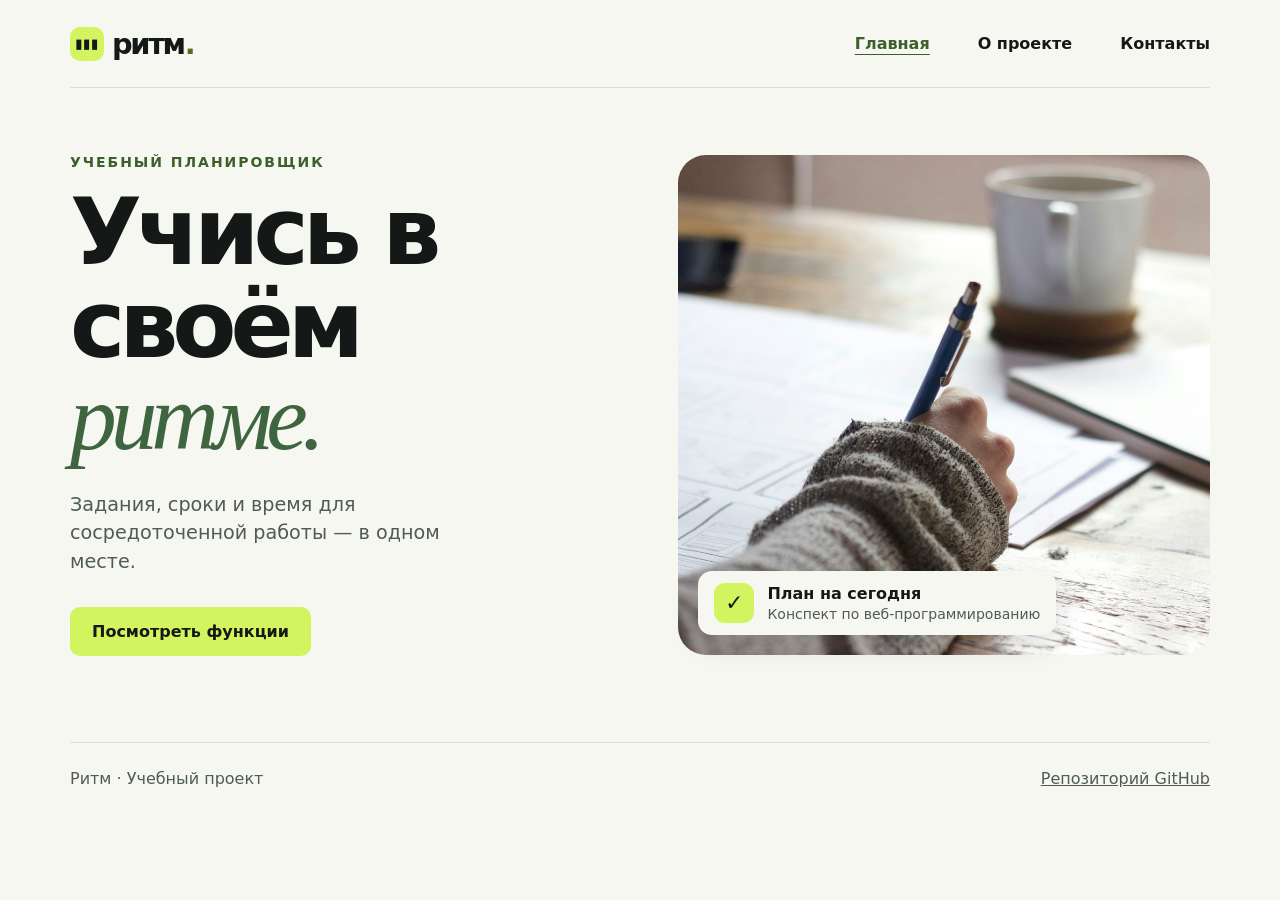
<file: index.html>
<!doctype html>
<html lang="ru">
<head>
  <meta charset="utf-8">
  <meta name="viewport" content="width=device-width, initial-scale=1">
  <meta name="description" content="Ритм — концепция учебного планировщика для студентов.">
  <title>Ритм — учёба в своём темпе</title>
  <link rel="stylesheet" href="style.css">
</head>
<body>
  <header class="header wrap">
    <a class="brand" href="index.html"><span class="mark" aria-hidden="true">▮▮▮</span> ритм<span class="dot">.</span></a>
    <nav aria-label="Основное меню"><a href="index.html" aria-current="page">Главная</a><a href="about.html">О проекте</a><a href="contacts.html">Контакты</a></nav>
  </header>
  <main>
    <section class="hero wrap" aria-labelledby="title">
      <div class="hero-copy">
        <p class="eyebrow">Учебный планировщик</p>
        <h1 id="title">Учись в<br>своём <em>ритме.</em></h1>
        <p class="intro">Задания, сроки и время для сосредоточенной работы — в одном месте.</p>
        <a class="button" href="about.html#features">Посмотреть функции</a>
      </div>
      <figure class="hero-image">
        <img src="assets/planning.jpg" alt="Студент записывает учебные задачи в блокнот">
        <figcaption><span class="check" aria-hidden="true">✓</span><div><strong>План на сегодня</strong><small>Конспект по веб-программированию</small></div></figcaption>
      </figure>
    </section>
  </main>
  <footer class="site-footer wrap">
    <span>Ритм · Учебный проект</span>
    <a href="https://github.com/Cupol/ritm-study">Репозиторий GitHub</a>
  </footer>
</body>
</html>
</file>
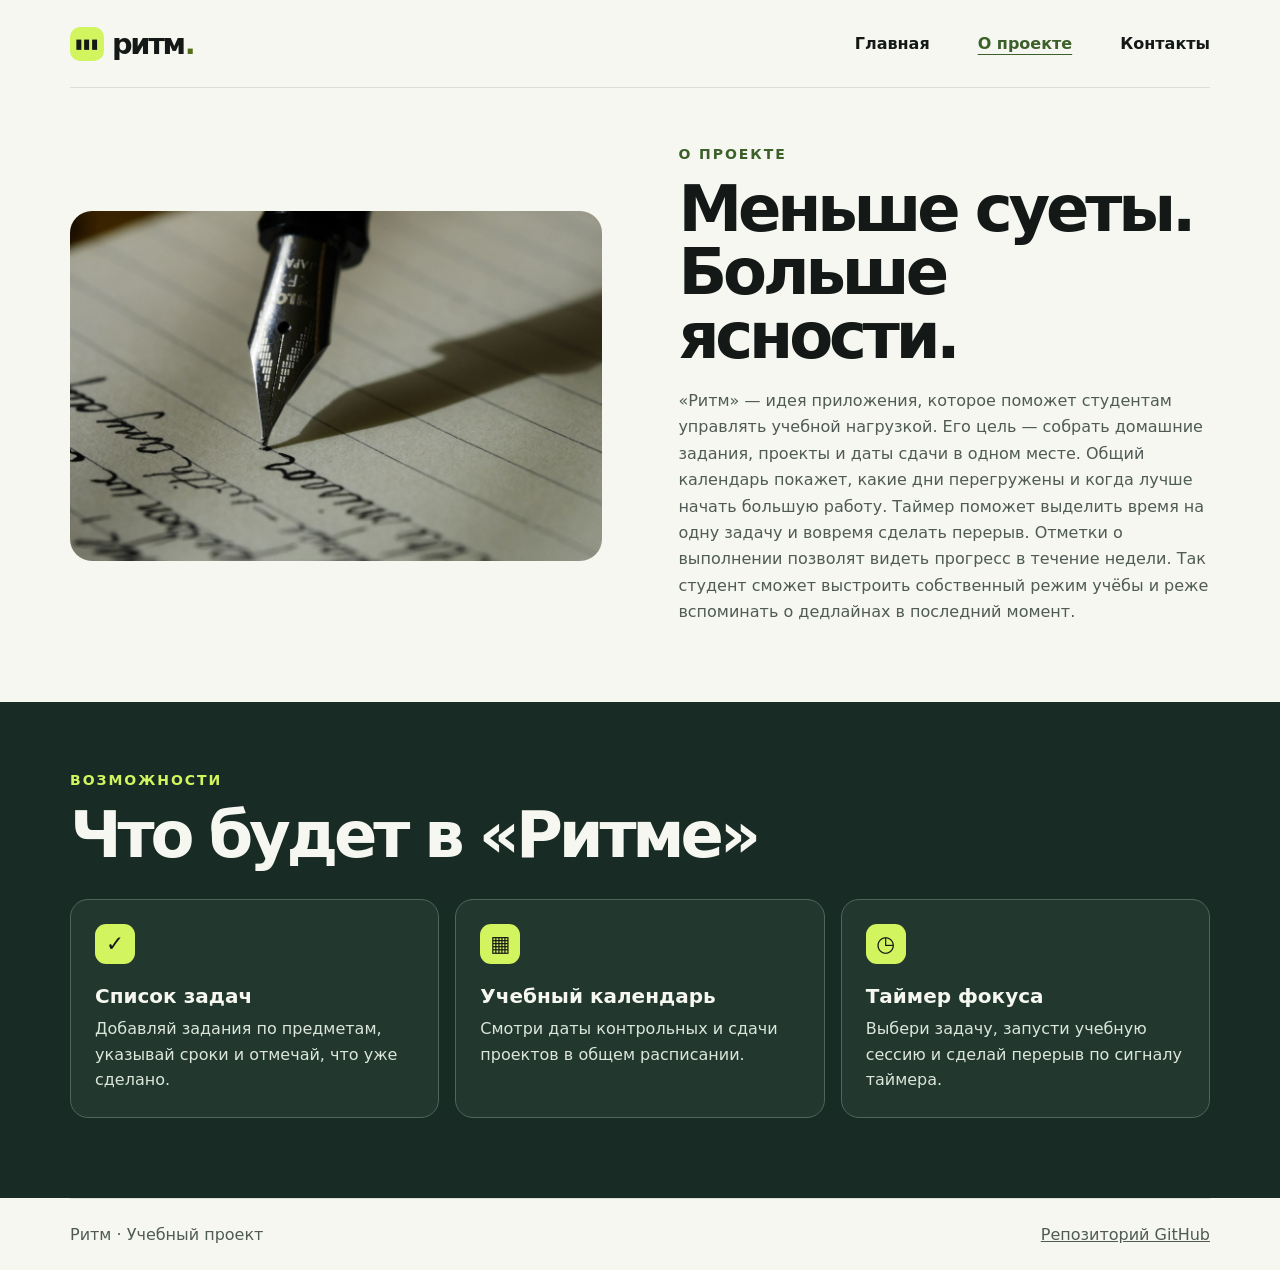
<file: about.html>
<!doctype html>
<html lang="ru">
<head>
  <meta charset="utf-8">
  <meta name="viewport" content="width=device-width, initial-scale=1">
  <meta name="description" content="Ритм — концепция учебного планировщика для студентов.">
  <title>О проекте — Ритм</title>
  <link rel="stylesheet" href="style.css">
</head>
<body>
  <header class="header wrap">
    <a class="brand" href="index.html"><span class="mark" aria-hidden="true">▮▮▮</span> ритм<span class="dot">.</span></a>
    <nav aria-label="Основное меню"><a href="index.html">Главная</a><a href="about.html" aria-current="page">О проекте</a><a href="contacts.html">Контакты</a></nav>
  </header>
  <main>
    <section class="about wrap" id="about" aria-labelledby="about-title">
      <img src="assets/focus.jpg" alt="Рука с карандашом над открытыми страницами тетради" loading="lazy">
      <div>
        <p class="eyebrow">О проекте</p>
        <h1 id="about-title">Меньше суеты.<br>Больше ясности.</h1>
        <p>«Ритм» — идея приложения, которое поможет студентам управлять учебной нагрузкой. Его цель — собрать домашние задания, проекты и даты сдачи в одном месте. Общий календарь покажет, какие дни перегружены и когда лучше начать большую работу. Таймер поможет выделить время на одну задачу и вовремя сделать перерыв. Отметки о выполнении позволят видеть прогресс в течение недели. Так студент сможет выстроить собственный режим учёбы и реже вспоминать о дедлайнах в последний момент.</p>
      </div>
    </section>
    <section class="features" id="features" aria-labelledby="features-title">
      <div class="wrap">
        <p class="eyebrow">Возможности</p>
        <h2 id="features-title">Что будет в «Ритме»</h2>
        <div class="cards">
          <article><span class="icon" aria-hidden="true">✓</span><h3>Список задач</h3><p>Добавляй задания по предметам, указывай сроки и отмечай, что уже сделано.</p></article>
          <article><span class="icon" aria-hidden="true">▦</span><h3>Учебный календарь</h3><p>Смотри даты контрольных и сдачи проектов в общем расписании.</p></article>
          <article><span class="icon" aria-hidden="true">◷</span><h3>Таймер фокуса</h3><p>Выбери задачу, запусти учебную сессию и сделай перерыв по сигналу таймера.</p></article>
        </div>
      </div>
    </section>
  </main>
  <footer class="site-footer wrap">
    <span>Ритм · Учебный проект</span>
    <a href="https://github.com/Cupol/ritm-study">Репозиторий GitHub</a>
  </footer>
</body>
</html>
</file>
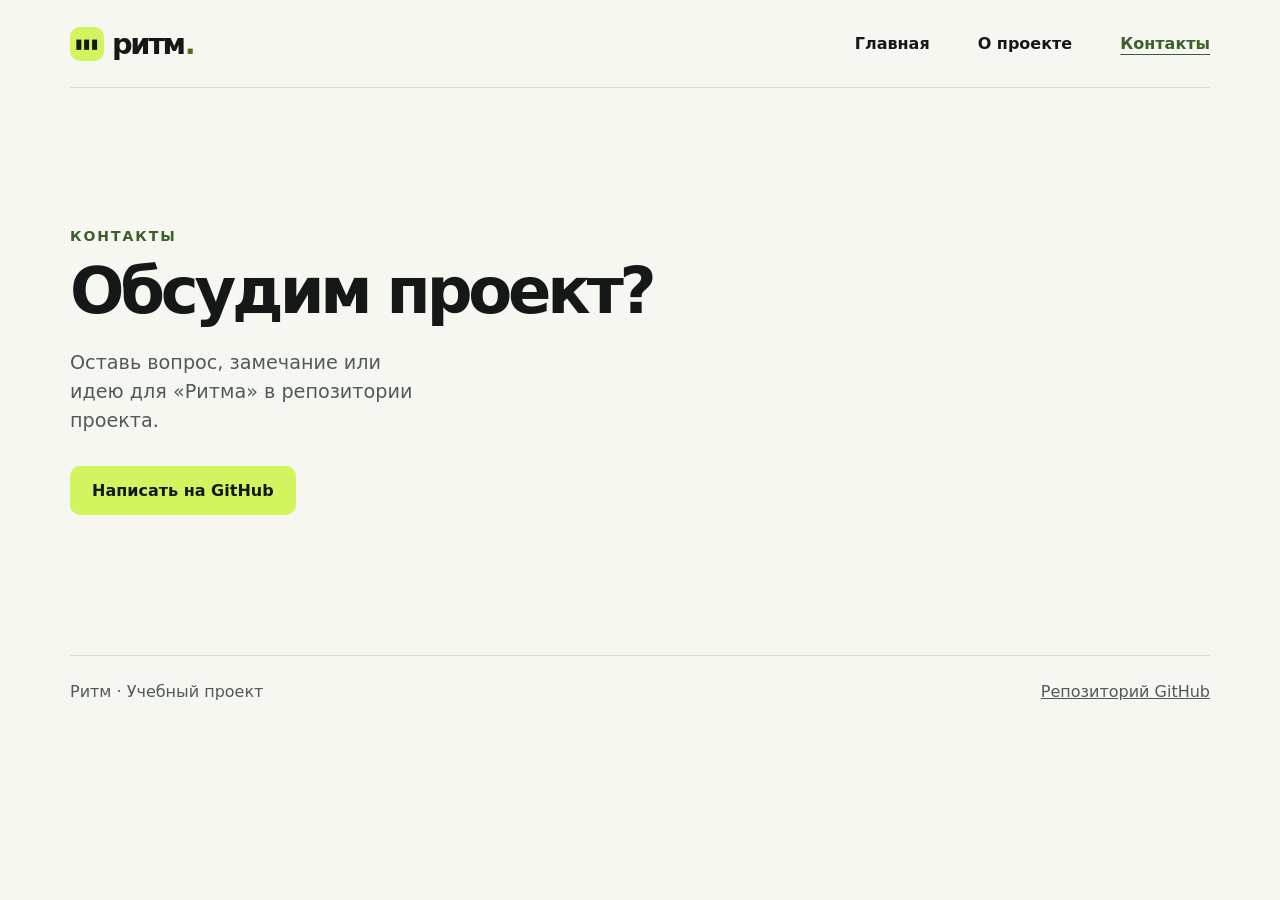
<file: contacts.html>
<!doctype html>
<html lang="ru">
<head>
  <meta charset="utf-8">
  <meta name="viewport" content="width=device-width, initial-scale=1">
  <meta name="description" content="Ритм — концепция учебного планировщика для студентов.">
  <title>Контакты — Ритм</title>
  <link rel="stylesheet" href="style.css">
</head>
<body>
  <header class="header wrap">
    <a class="brand" href="index.html"><span class="mark" aria-hidden="true">▮▮▮</span> ритм<span class="dot">.</span></a>
    <nav aria-label="Основное меню"><a href="index.html">Главная</a><a href="about.html">О проекте</a><a href="contacts.html" aria-current="page">Контакты</a></nav>
  </header>
  <main>
    <section class="wrap contact-page" aria-labelledby="contact-title">
      <p class="eyebrow">Контакты</p>
      <h1 id="contact-title">Обсудим проект?</h1>
      <p class="intro">Оставь вопрос, замечание или идею для «Ритма» в репозитории проекта.</p>
      <a class="button" href="https://github.com/Cupol/ritm-study/issues">Написать на GitHub</a>
    </section>
  </main>
  <footer class="site-footer wrap">
    <span>Ритм · Учебный проект</span>
    <a href="https://github.com/Cupol/ritm-study">Репозиторий GitHub</a>
  </footer>
</body>
</html>
</file>
<file: style.css>
:root {
  color-scheme: light;
  --ink: #141918;
  --muted: #505b56;
  --paper: #f5f7f0;
  --green: #d1f45f;
  --forest: #182c25;
  font-family: 'Segoe UI', system-ui, sans-serif;
  color: var(--ink);
  background: var(--paper);
}

* { box-sizing: border-box; }
html { scroll-behavior: smooth; }
body, figure, h1, h2, h3, p { margin: 0; }
a { color: inherit; }
a:focus-visible { outline: 3px solid #778c26; outline-offset: 5px; }
img { display: block; width: 100%; object-fit: cover; }
.wrap { width: min(1140px, calc(100% - 64px)); margin-inline: auto; }
.header, nav, .site-footer { display: flex; align-items: center; }
.header { justify-content: space-between; min-height: 88px; border-bottom: 1px solid #d9dfd2; }
.brand { display: flex; align-items: center; gap: 8px; font-size: 1.8rem; font-weight: 850; letter-spacing: -.08em; }
.brand, nav a, .button { text-decoration: none; }
.mark { display: grid; place-items: center; width: 34px; height: 34px; border-radius: 10px; background: var(--green); font-size: .84rem; letter-spacing: .03em; }
.dot { color: #557018; margin-left: -7px; }
nav { gap: clamp(14px, 4vw, 48px); }
nav a { font-weight: 650; }
nav a:hover { text-decoration: underline; text-underline-offset: 5px; }
nav a[aria-current="page"] { color: #3d602b; text-decoration: underline; text-underline-offset: 5px; }
.hero, .about { display: grid; grid-template-columns: 1fr 1fr; align-items: center; gap: clamp(30px, 6vw, 92px); }
.hero { padding-block: 66px 86px; }
.eyebrow { color: #3d602b; text-transform: uppercase; font-weight: 800; font-size: .875rem; letter-spacing: .14em; margin-bottom: 16px; }
h1, h2 { letter-spacing: -.065em; line-height: .99; }
h1 { font-size: clamp(3.6rem, 7.3vw, 6.8rem); font-weight: 820; }
h1 em { color: #3e653f; font-family: Georgia, serif; font-weight: 500; }
.intro { color: var(--muted); margin-block: 26px 30px; max-width: 370px; font-size: 1.2rem; line-height: 1.5; }
.button { display: inline-flex; align-items: center; justify-content: center; padding: 15px 22px; border-radius: 10px; background: var(--green); color: var(--ink); font-weight: 750; text-align: center; }
.button:hover { background: #bce34b; }
.hero-image { position: relative; }
.hero-image img { height: clamp(360px, 42vw, 500px); border-radius: 28px; object-position: 46% center; }
figcaption { display: flex; align-items: center; gap: 13px; position: absolute; bottom: 20px; left: 20px; right: 20px; width: fit-content; max-width: calc(100% - 40px); padding: 12px 16px; border-radius: 14px; background: var(--paper); box-shadow: 0 8px 28px #14191826; }
figcaption small { display: block; margin-top: 3px; color: var(--muted); font-size: .875rem; }
.check, .icon { display: grid; place-items: center; flex: 0 0 auto; width: 40px; height: 40px; border-radius: 11px; background: var(--green); color: var(--ink); font-size: 1.35rem; font-weight: 700; }
.about { padding-block: 58px 76px; }
.about img { height: 350px; border-radius: 22px; }
h2 { font-size: clamp(2.5rem, 5vw, 4.6rem); }
.about h1, .contact-page h1 { font-size: clamp(2.5rem, 5vw, 4.6rem); }
.about h1 + p { margin-top: 20px; color: var(--muted); line-height: 1.65; }
.features { padding-block: 70px 80px; background: var(--forest); color: var(--paper); }
.features .eyebrow { color: var(--green); }
.cards { display: grid; grid-template-columns: repeat(3, 1fr); gap: 16px; margin-top: 32px; }
.cards article { padding: 24px; border: 1px solid #51655c; border-radius: 18px; background: #22382f; }
h3 { margin-block: 20px 8px; font-size: 1.25rem; }
.cards p { color: #dce6da; line-height: 1.6; }
.contact-page { padding-block: clamp(56px, 11vw, 140px); }
.site-footer { justify-content: space-between; flex-wrap: wrap; gap: 12px 24px; padding-block: 26px; border-top: 1px solid #d9dfd2; color: var(--muted); }

@media (max-width: 740px) {
  .wrap { width: calc(100% - 36px); }
  .header { min-height: 68px; }
  nav { gap: 12px; }
  nav a { font-size: .875rem; }
  .hero, .about, .cards { grid-template-columns: 1fr; }
  .hero { padding-block: 42px 52px; }
  .hero-image img { height: clamp(260px, 72vw, 420px); }
  .about { padding-block: 46px; }
  .about img { order: 1; height: 250px; }
  .features { padding-block: 48px; }
}

@media (max-width: 370px) {
  .header { flex-wrap: wrap; gap: 12px; padding-block: 12px; }
  h1 { font-size: 3.25rem; }
}

@media (prefers-reduced-motion: reduce) {
  html { scroll-behavior: auto; }
}
</file>
